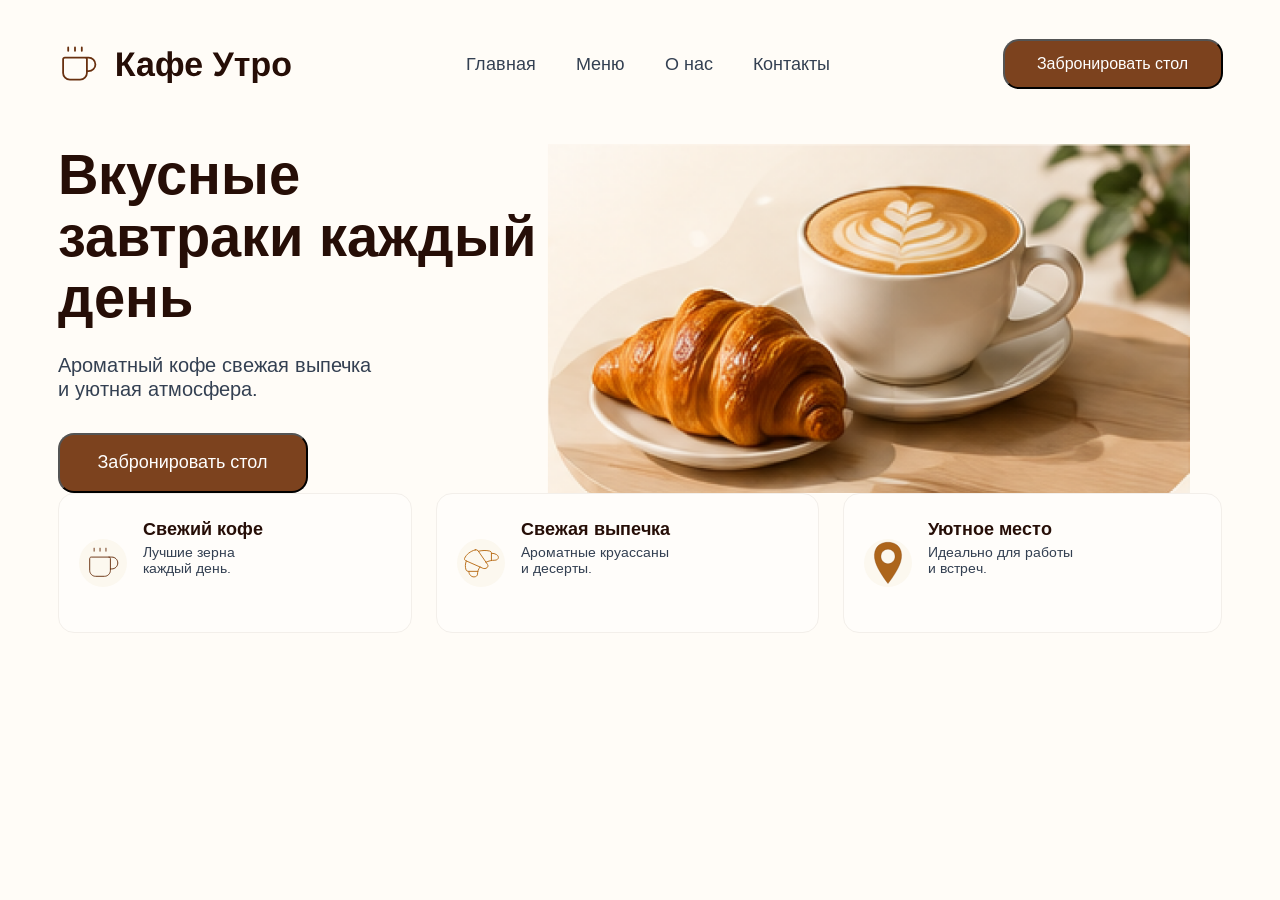
<file: control_work/index.html>
<!DOCTYPE html>
<html lang="en">
<head>
    <meta charset="UTF-8">
    <meta name="viewport" content="width=device-width, initial-scale=1.0">
    <title>Кафе Утро</title>
    <link rel="preconnect" href="https://fonts.googleapis.com">
    <link rel="preconnect" href="https://fonts.gstatic.com" crossorigin>
    <link href="https://fonts.googleapis.com/css2?family=Arimo:ital,wght@0,400..700;1,400..700&family=DM+Sans:ital,opsz,wght@0,9..40,100..1000;1,9..40,100..1000&display=swap" rel="stylesheet">
    <link rel="stylesheet" href="css/style.css">
</head>
<body>
    <header>
        <div class="container_header">
            <a href="#" class="logo">
                <img src="images/logo.svg" alt="logo_cafe_utro">
            </a>
            <nav>
                <ul>
                    <li><a href="">Главная</a></li>
                    <li><a href="">Меню</a></li>
                    <li><a href="">О нас</a></li>
                    <li><a href="">Контакты</a></li>
                </ul>
            </nav>
            <input type="button" value="Забронировать стол">
        </div>
    </header>
    <main>
        <div class="container_main">
            <section class="main_section">
                <div class="main_content">
                    <h1>Вкусные <br> завтраки каждый <br> день</h1>
                    <p>Ароматный кофе свежая выпечка <br> и уютная атмосфера.</p>
                    <input type="button" value="Забронировать стол">
                </div>
            </section>
            <section class="blok_container">
                <div class="blok">
                    <img src="images/icon-1.svg" alt="">
                    <div class="blok_text">
                        <h3>Свежий кофе</h3>
                        <p>Лучшие зерна <br> каждый день.</p>
                    </div>
                </div>
                <div class="blok">
                    <img src="images/icon-2.svg" alt="">
                    <div class="blok_text">
                        <h3>Свежая выпечка</h3>
                        <p>Ароматные круассаны <br> и десерты.</p>
                    </div>
                </div>
                <div class="blok">
                    <img src="images/icon-3.svg" alt="">
                    <div class="blok_text">
                        <h3>Уютное место</h3>
                        <p>Идеально для работы <br> и встреч.</p>
                    </div>
                </div>
            </section>
        </div>
    </main>
</body>
</html>
</file>
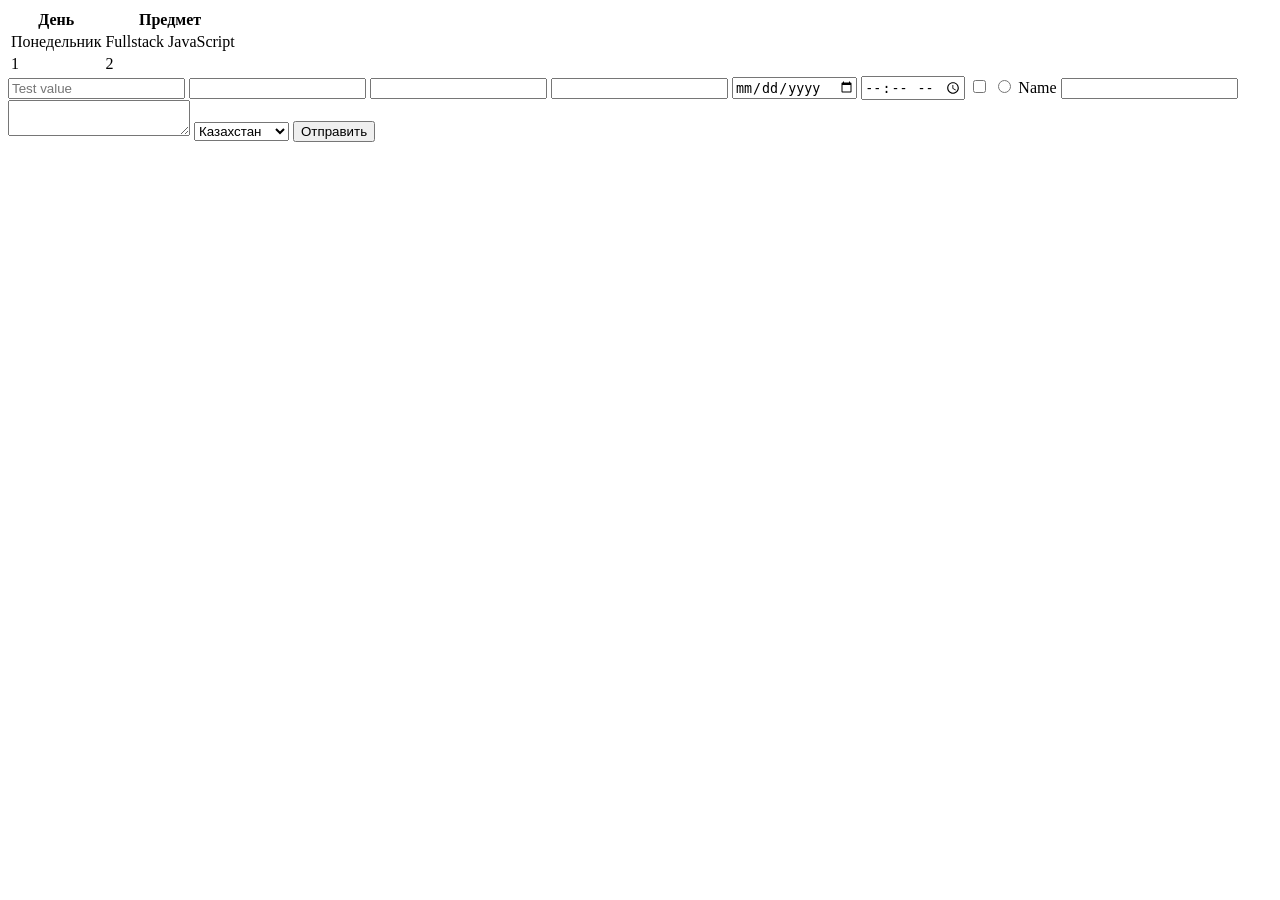
<file: lesson_3/index.html>
<!DOCTYPE html>
<html lang="en">
<head>
    <meta charset="UTF-8">
    <meta name="viewport" content="width=device-width, initial-scale=1.0">
    <title>Document</title>
</head>
<body>
    <table>
        <thead>
            <tr>
                <th>День</th>
                <th>Предмет</th>
            </tr>
        </thead>
        <tbody>
            <tr>
                <td>Понедельник</td>
                <td>Fullstack JavaScript</td>
            </tr>
        </tbody>
        <tfoot>
            <tr>
                <td>1</td>
                <td>2</td>
            </tr>
        </tfoot>
    </table>
    <form action="form.html" method="post">
        <input type="text" placeholder="Test value" required minlength="5">
        <input type="email" name="" id="">
        <input type="password" name="" id="">
        <input type="number" name="" id="">
        <input type="date" name="" id="">
        <input type="time" name="" id="">
        <input type="checkbox" name="" id="">
        <input type="radio" name="" id="">

        <label>
            Name
            <input type="text">
        </label>
        <textarea name="" id=""></textarea>

        <select name="" id="">
            <option value="">Кыргызстан</option>
            <option value="" selected>Казахстан</option>
            <option value="" disabled>Узбекистан</option>
        </select>

        <button>Отправить</button>
    </form>
</body>
</html>
</file>
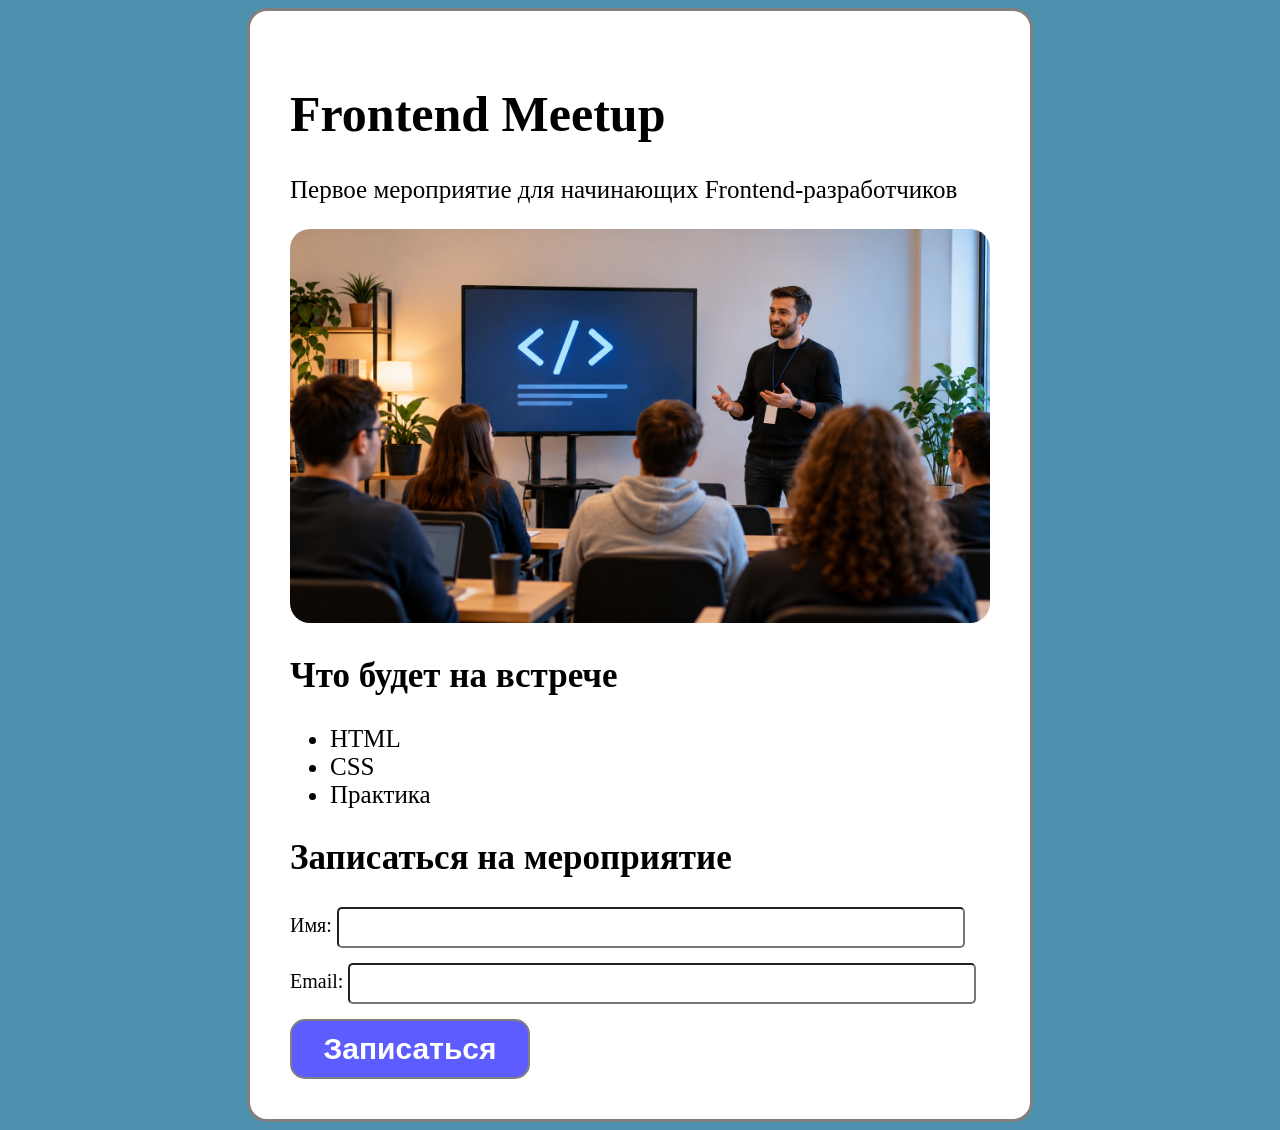
<file: lesson_4/index.html>
<!DOCTYPE html>
<html lang="en">
<head>
    <meta charset="UTF-8">
    <meta name="viewport" content="width=device-width, initial-scale=1.0">
    <title>Document</title>
    <link rel="stylesheet" href="css/style.css">
</head>
<body>
    <main>
        <div class="content">
            <div class="footer">
                <h1 class="title">Frontend Meetup</h1>
                <p>Первое мероприятие для начинающих Frontend-разработчиков</p>
            </div>
            <div class="image_event">
                <img src="media/example.png" alt="meetup_img">
            </div>
            <section>
                <h2>Что будет на встрече</h2>
                <ul>
                    <li>HTML</li>
                    <li>CSS</li>
                    <li>Практика</li>
                </ul>
                <h2>Записаться на мероприятие</h2>
                <form action="post" class="sign_up">
                    <div class="text_input">
                        <label for="">
                            Имя:  
                            <input type="text" required>
                        </label>
                    </div>
                    <div class="text_input">
                        <label for="">
                            Email:
                            <input type="email" name="" id="" required>
                        </label>
                    </div>
                    <div class="button">
                        <input type="button" value="Записаться">
                    </div>
                </form>
            </section>
        </div>
    </main>
</body>
</html>
</file>
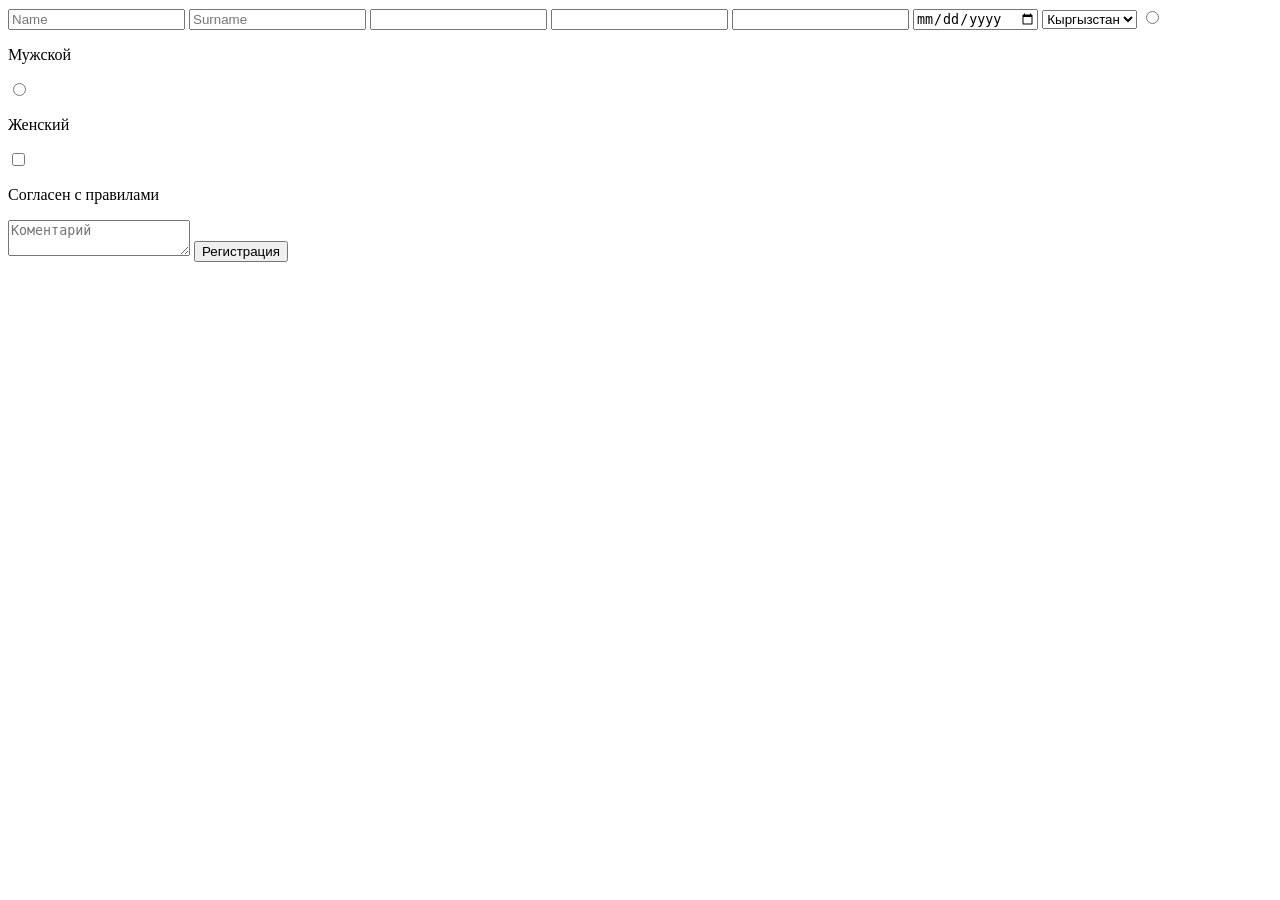
<file: lesson_3/control_form.html>
<!DOCTYPE html>
<html lang="en">
<head>
    <meta charset="UTF-8">
    <meta name="viewport" content="width=device-width, initial-scale=1.0">
    <title>Document</title>
</head>
<body>
    <main>
        <section>
            <form action="form.html" method="post">
                <input type="text" placeholder="Name" required>
                <input type="text" placeholder="Surname" required>
                <input type="email" name="" id="" required>
                <input type="password" name="" id="" required>
                <input type="number" name="" id="">
                <input type="date" name="" id="" required>
                <select name="" id="">
                    <option value="">Кыргызстан</option>
                    <option value="">Казахстан</option>
                    <option value="">Китай</option>
                </select>
                <label>
                    <input type="radio" name="gender" value="Man">
                    <p>Мужской</p>
                </label>
                <label>
                    <input type="radio" name="gender" value="Woman">
                    <p>Женский</p>
                </label>
                <label>
                    <input type="checkbox">
                    <p>Согласен с правилами</p>
                </label>
                <textarea placeholder="Коментарий"></textarea>
                <button>Регистрация</button>
            </form>
        </section>
    </main>
</body>
</html>
</file>
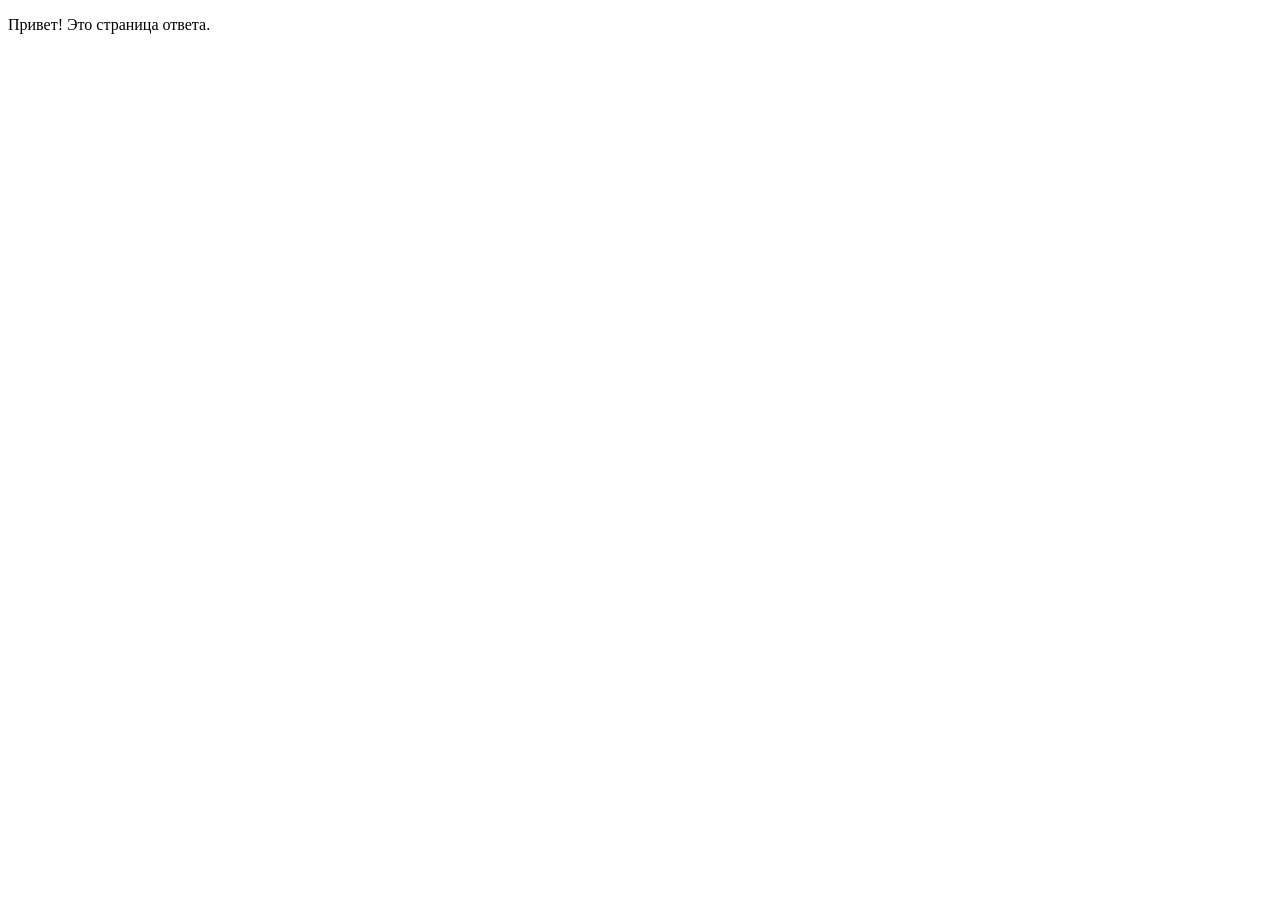
<file: lesson_3/form.html>
<!DOCTYPE html>
<html lang="en">
<head>
    <meta charset="UTF-8">
    <meta name="viewport" content="width=device-width, initial-scale=1.0">
    <title>Document</title>
</head>
<body>
    <p>Привет! Это страница ответа.</p>
</body>
</html>
</file>
<file: control_work/css/style.css>
* {
    margin: 0;
    padding: 0;
    box-sizing: border-box;
}

html {
    font-family: "Arimo", sans-serif;
    font-optical-sizing: auto;
    font-weight: 400;
    font-style: normal;
    background-color: #FFFCF7; 
}

body {
    background-color: #FFFCF7;
}

/* HEADER */
header {
    display: flex;
    align-items: center;
    justify-content: center;
}



.container_header {
    display: flex;
    justify-content: space-between;
    max-width: 1181px;
    width: 100%;
    align-items: center;
    padding: 16px 8px;
    margin: 23px auto;
}

.logo {
    display: flex;
    align-items: center;
    gap: 12px;
    font-weight: 700;
    font-size: 24px;
    color: #260E07;
}

a {
    text-decoration: none;
    color: #344052;
}

header ul {
    list-style: none;
    display: flex;
    justify-content: space-between;
    font-size: 18px;
    gap: 40px;
}

header input {
    width: 220px;
    height: 50px;
    border-radius: 16px;
    background-color: #7C421E;
    font-size: 16px;
    color: #FFFFFF;
}

/* MAIN */
main {
    display: flex;
    justify-content: center;
}

.container_main {
    max-width: 1181px;
    width: 100%;
    margin: 0 auto;
    padding: 16px 8px;
}

.main_section {
    background-image: url('../images/main.png');
    background-repeat: no-repeat;
    background-size: contain;
}

.main_content {
    max-width: 620px;
}

h1 {
    font-weight: 700;
    font-size: 56px;
    line-height: 1.1;
    color: #260E07;
    margin-bottom: 24px;
}

main p {
    font-size: 20px;
    color: #344052;
    margin-bottom: 32px;
}

main input {
    width: 250px;
    height: 60px;
    border-radius: 16px;
    background-color: #7C421E;
    font-size: 18px;
    color: #FFFFFF;
}

.blok_container {
    display: flex;
    justify-content: space-between;
    gap: 24px;
    margin-bottom: 60px;
}

.blok {
    flex: auto;
    display: flex;
    align-items: center;
    padding: 24px 20px;
    background-color: #FFFDFA;
    border-radius: 16px;
    border: 1px solid #F3EFEA; 
    gap: 16px;
}

.blok img {
    width: 48px;
    height: 48px;
}

.blok_text h3 {
    font-size: 18px;
    color: #260E07;
    margin-bottom: 4px;
}

.blok_text p {
    font-size: 14px;
    color: #344052;
}
</file>
<file: lesson_4/css/style.css>
/* Основные стили */
body {
    background-color: #4e91ae;
}


/* Стили текста */

h1 {
    font-size: 50px;
}

p {
    font-size: 25px;
}

h2 {
    font-size: 35px;
}

li {
    font-size: 25px;
}

label {
    font-size: 20px;
}


/* Стили контента */

.content {
    background-color: white;
    margin: 0px auto;
    width: 700px;
    padding: 40px;
    border: 3px solid gray;
    border-radius: 20px;
}



/* Стили изображений */

.image_event img {
    width: 700px;
    border-radius: 20px;
}


/* Стили форм */

.text_input input {
    width: 620px;
    border-radius: 5px;
    height: 35px;
    margin-bottom: 15px;
}

.button input {
    background-color: rgb(92, 92, 255);
    color: white;
    border: 2px solid gray;
    border-radius: 15px;
    width: 240px;
    height: 60px;
    font-size: 30px;
    font-weight: bold;
}
</file>
